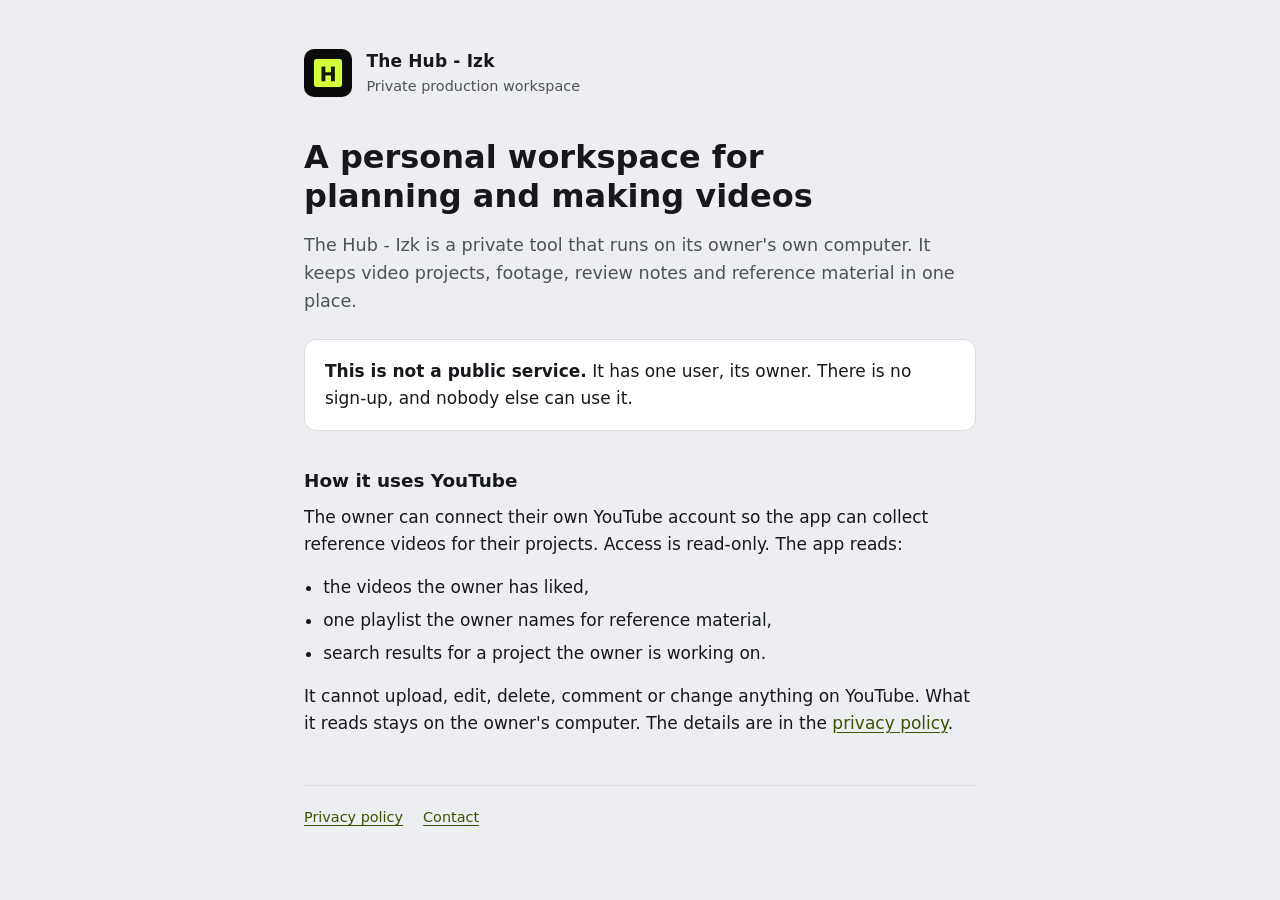
<file: index.html>
<!doctype html>
<html lang="en">
<head>
  <meta charset="utf-8" />
  <meta name="viewport" content="width=device-width, initial-scale=1" />
  <title>The Hub - Izk</title>
  <meta name="description" content="The Hub - Izk is a private production workspace that runs on its owner's own computer." />
  <link rel="icon" href="favicon.svg" type="image/svg+xml" />
  <link rel="stylesheet" href="style.css" />
</head>
<body>
  <main>
    <header>
      <img src="icon-192.png" alt="" />
      <div>
        <div class="name">The Hub - Izk</div>
        <div class="kind">Private production workspace</div>
      </div>
    </header>

    <h1>A personal workspace for planning and making videos</h1>
    <p class="lede">The Hub - Izk is a private tool that runs on its owner's own computer. It keeps video
      projects, footage, review notes and reference material in one place.</p>

    <div class="card">
      <p><strong>This is not a public service.</strong> It has one user, its owner. There is no sign-up, and
        nobody else can use it.</p>
    </div>

    <h2>How it uses YouTube</h2>
    <p>The owner can connect their own YouTube account so the app can collect reference videos for their
      projects. Access is read-only. The app reads:</p>
    <ul>
      <li>the videos the owner has liked,</li>
      <li>one playlist the owner names for reference material,</li>
      <li>search results for a project the owner is working on.</li>
    </ul>
    <p>It cannot upload, edit, delete, comment or change anything on YouTube. What it reads stays on the
      owner's computer. The details are in the <a href="privacy.html">privacy policy</a>.</p>

    <footer>
      <a href="privacy.html">Privacy policy</a>
      <a href="https://github.com/Hadza/the-hub/issues">Contact</a>
    </footer>
  </main>
</body>
</html>
</file>
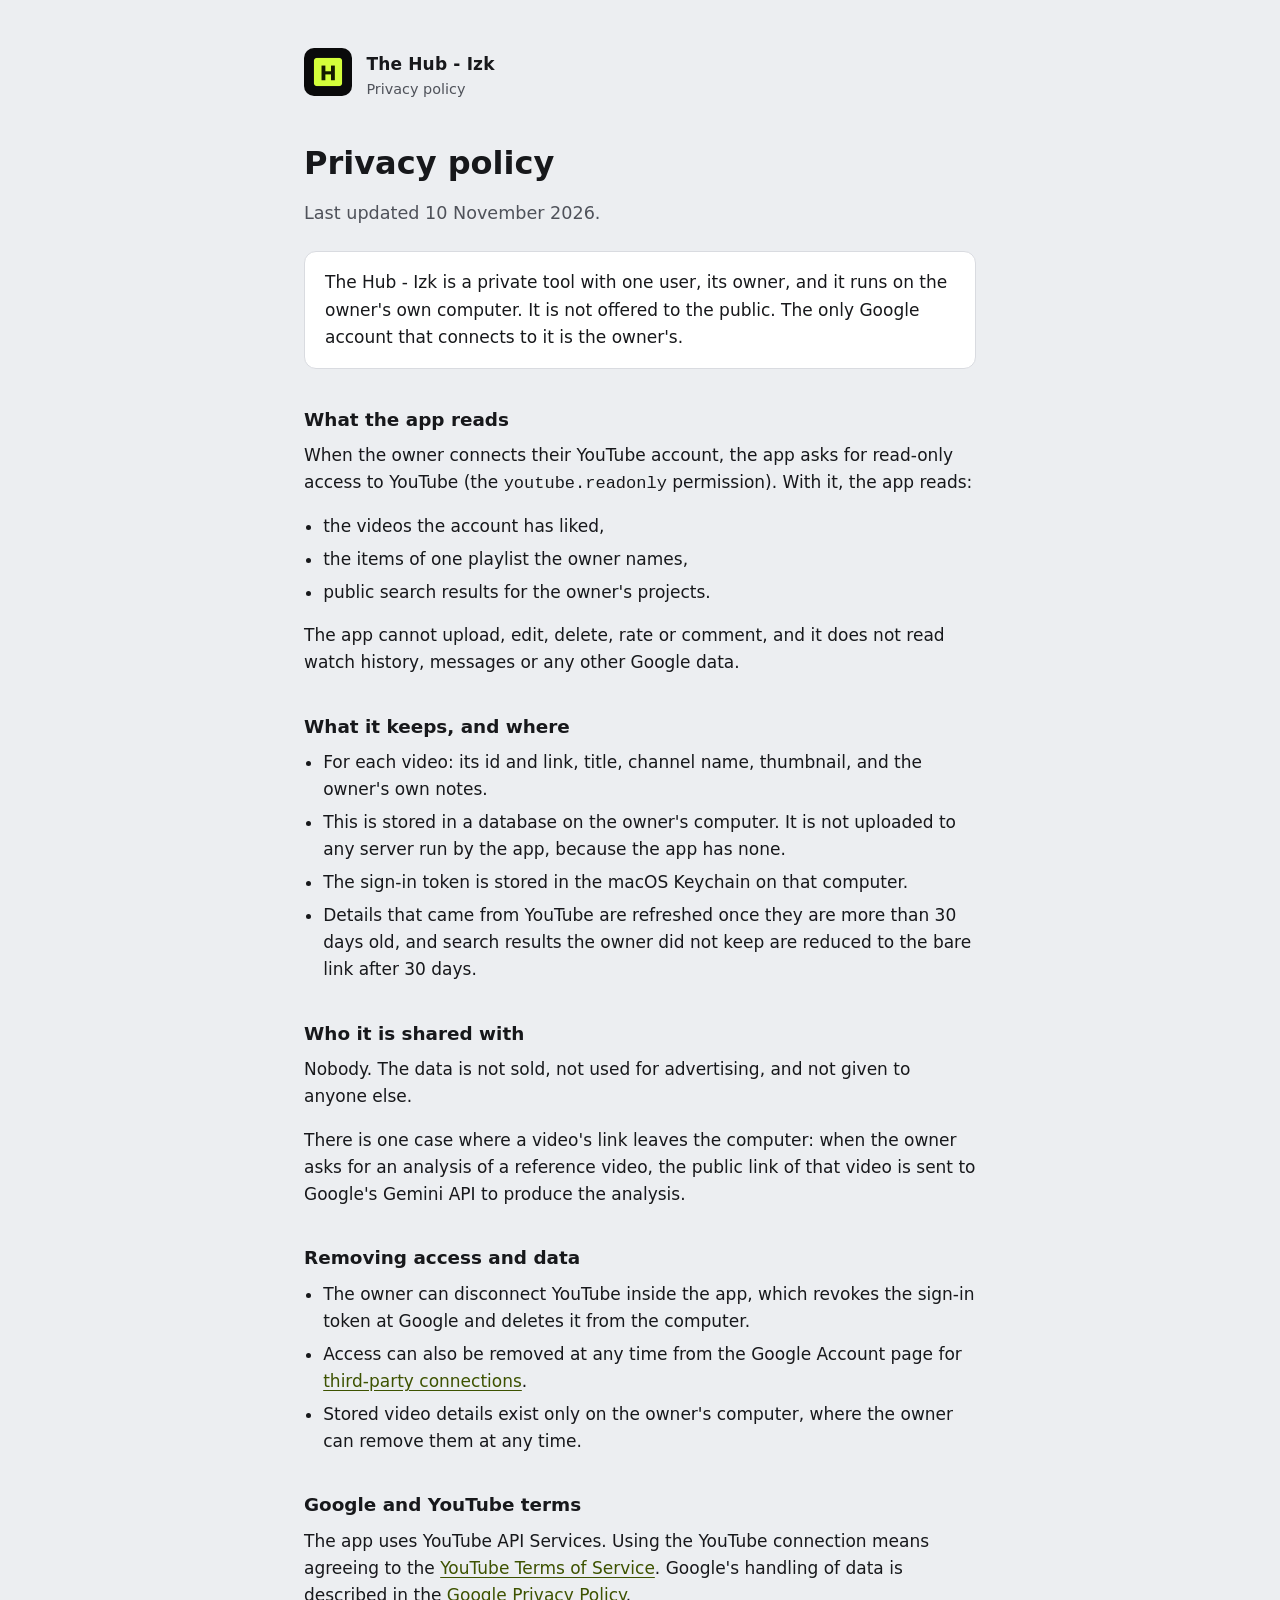
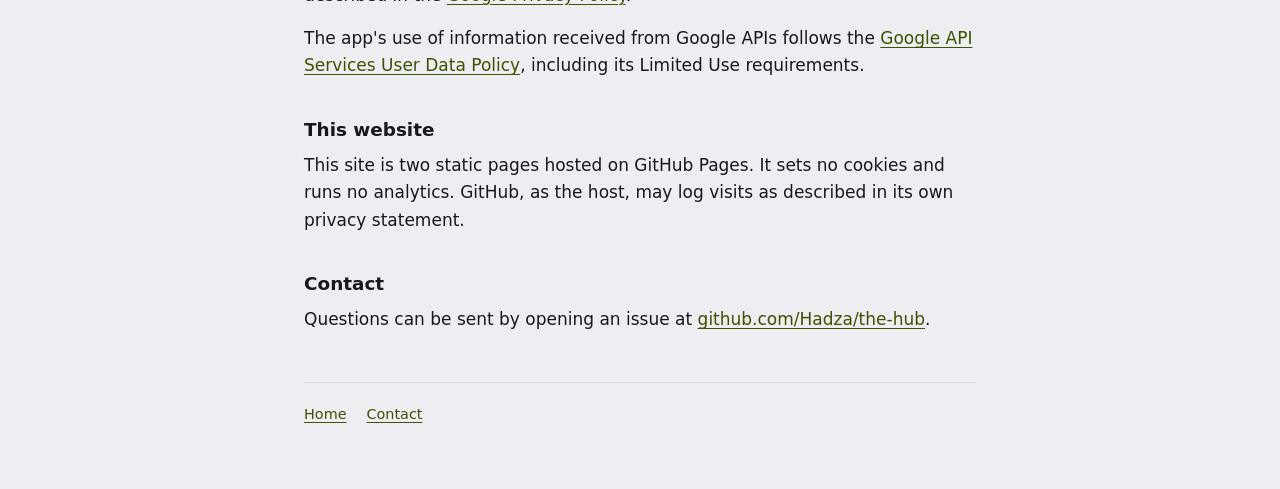
<file: privacy.html>
<!doctype html>
<html lang="en">
<head>
  <meta charset="utf-8" />
  <meta name="viewport" content="width=device-width, initial-scale=1" />
  <title>Privacy policy · The Hub - Izk</title>
  <meta name="description" content="What The Hub - Izk reads from a connected Google account, where it keeps it, and how to remove it." />
  <link rel="icon" href="favicon.svg" type="image/svg+xml" />
  <link rel="stylesheet" href="style.css" />
</head>
<body>
  <main>
    <header>
      <a href="./"><img src="icon-192.png" alt="The Hub - Izk home" /></a>
      <div>
        <div class="name">The Hub - Izk</div>
        <div class="kind">Privacy policy</div>
      </div>
    </header>

    <h1>Privacy policy</h1>
    <p class="lede">Last updated 10 November 2026.</p>

    <div class="card">
      <p>The Hub - Izk is a private tool with one user, its owner, and it runs on the owner's own computer.
        It is not offered to the public. The only Google account that connects to it is the owner's.</p>
    </div>

    <h2>What the app reads</h2>
    <p>When the owner connects their YouTube account, the app asks for read-only access to YouTube
      (the <code>youtube.readonly</code> permission). With it, the app reads:</p>
    <ul>
      <li>the videos the account has liked,</li>
      <li>the items of one playlist the owner names,</li>
      <li>public search results for the owner's projects.</li>
    </ul>
    <p>The app cannot upload, edit, delete, rate or comment, and it does not read watch history, messages or
      any other Google data.</p>

    <h2>What it keeps, and where</h2>
    <ul>
      <li>For each video: its id and link, title, channel name, thumbnail, and the owner's own notes.</li>
      <li>This is stored in a database on the owner's computer. It is not uploaded to any server run by
        the app, because the app has none.</li>
      <li>The sign-in token is stored in the macOS Keychain on that computer.</li>
      <li>Details that came from YouTube are refreshed once they are more than 30 days old, and search results
        the owner did not keep are reduced to the bare link after 30 days.</li>
    </ul>

    <h2>Who it is shared with</h2>
    <p>Nobody. The data is not sold, not used for advertising, and not given to anyone else.</p>
    <p>There is one case where a video's link leaves the computer: when the owner asks for an analysis of a
      reference video, the public link of that video is sent to Google's Gemini API to produce the analysis.</p>

    <h2>Removing access and data</h2>
    <ul>
      <li>The owner can disconnect YouTube inside the app, which revokes the sign-in token at Google and
        deletes it from the computer.</li>
      <li>Access can also be removed at any time from the Google Account page for
        <a href="https://myaccount.google.com/connections">third-party connections</a>.</li>
      <li>Stored video details exist only on the owner's computer, where the owner can remove them at any
        time.</li>
    </ul>

    <h2>Google and YouTube terms</h2>
    <p>The app uses YouTube API Services. Using the YouTube connection means agreeing to the
      <a href="https://www.youtube.com/t/terms">YouTube Terms of Service</a>. Google's handling of data is
      described in the <a href="https://policies.google.com/privacy">Google Privacy Policy</a>.</p>
    <p>The app's use of information received from Google APIs follows the
      <a href="https://developers.google.com/terms/api-services-user-data-policy">Google API Services User
      Data Policy</a>, including its Limited Use requirements.</p>

    <h2>This website</h2>
    <p>This site is two static pages hosted on GitHub Pages. It sets no cookies and runs no analytics. GitHub,
      as the host, may log visits as described in its own privacy statement.</p>

    <h2>Contact</h2>
    <p>Questions can be sent by opening an issue at
      <a href="https://github.com/Hadza/the-hub/issues">github.com/Hadza/the-hub</a>.</p>

    <footer>
      <a href="./">Home</a>
      <a href="https://github.com/Hadza/the-hub/issues">Contact</a>
    </footer>
  </main>
</body>
</html>
</file>
<file: style.css>
:root {
  color-scheme: dark light;
  --bg: #0b0c0e;
  --panel: #131417;
  --line: #2e3036;
  --ink: #ededee;
  --muted: #a6a8ae;
  --signal: #d4ff3a;
  --link: #d4ff3a;
}
@media (prefers-color-scheme: light) {
  :root {
    --bg: #eceef1;
    --panel: #ffffff;
    --line: #d9dbe0;
    --ink: #17181b;
    --muted: #4f525a;
    --link: #3d5200;
  }
}
* { box-sizing: border-box; }
body {
  margin: 0;
  background: var(--bg);
  color: var(--ink);
  font: 17px/1.6 system-ui, -apple-system, "Helvetica Neue", sans-serif;
}
main {
  max-width: 44rem;
  margin: 0 auto;
  padding: 3rem 1rem 4rem;
}
header {
  display: flex;
  align-items: center;
  gap: 0.9rem;
  margin-bottom: 2.5rem;
}
header img { width: 48px; height: 48px; border-radius: 10px; }
header .name { font-weight: 650; letter-spacing: 0.01em; }
header .kind { color: var(--muted); font-size: 0.9rem; }
h1 { font-size: 2rem; line-height: 1.2; margin: 0 0 1rem; text-wrap: balance; }
h2 { font-size: 1.15rem; margin: 2.2rem 0 0.5rem; }
p, ul { margin: 0 0 1rem; }
ul { padding-left: 1.2rem; }
li { margin-bottom: 0.35rem; }
a { color: var(--link); text-underline-offset: 0.18em; }
.lede { font-size: 1.1rem; color: var(--muted); }
.card {
  background: var(--panel);
  border: 1px solid var(--line);
  border-radius: 12px;
  padding: 1.1rem 1.25rem;
  margin: 1.5rem 0;
}
.card p:last-child { margin-bottom: 0; }
footer {
  margin-top: 3rem;
  padding-top: 1.25rem;
  border-top: 1px solid var(--line);
  color: var(--muted);
  font-size: 0.9rem;
  display: flex;
  flex-wrap: wrap;
  gap: 0.4rem 1.25rem;
}
</file>
